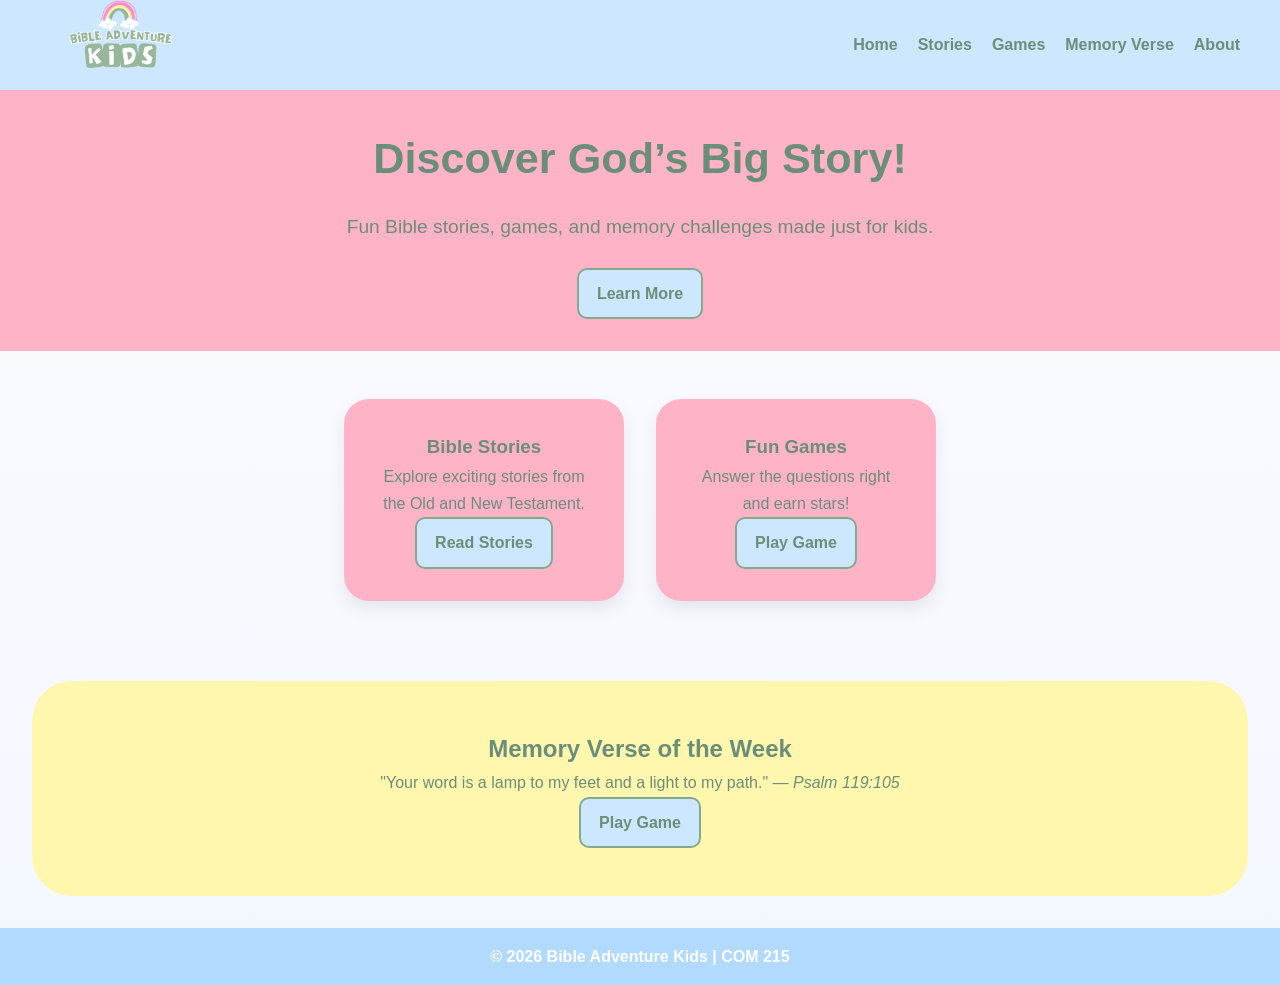
<file: index.html>
<!DOCTYPE html>
<html lang="en">
<head>
    <meta charset="UTF-8">
    <meta name="viewport" content="width=device-width, initial-scale=1.0">
    <title>Bible Adventure Kids</title>

    <!-- CSS -->
    <link rel="stylesheet" href="Design.css">

    <!-- Smooth scrolling -->
    <style>
        html {
            scroll-behavior: smooth;
        }
    </style>
</head>

<body class="home-page">

<!-- HEADER / NAVIGATION -->
<header>
    <nav>
        <div class="logo">
            <div class="logo">
    <img src="Pictures/Bible.png" alt="Bible Adventure Kids Logo">
</div>
        </div>

        <ul class="nav-links">
            <li><a href="index.html">Home</a></li>
            <li><a href="Stories/StoriesHOMEPage.html">Stories</a></li>
            <li><a href="BibleQuizGame/BibleQuizGame.html">Games</a></li>
            <li><a href="MemoryVerse/MemoryVerse.html">Memory Verse</a></li>
            <li><a href="About.html">About</a></li>
        </ul>
    </nav>
</header>

<!-- HERO SECTION -->
<section class="hero">
    <div class="hero-content">
        <h2>Discover God’s Big Story!</h2>
        <p>Fun Bible stories, games, and memory challenges made just for kids.</p>

        <!-- SCROLL BUTTON -->
        <a href="#learn" class="button">Learn More</a>
    </div>
</section>

<!-- FEATURES SECTION (TARGET OF SCROLL) -->
<section class="features" id="learn">

    <article class="feature-card">
        <h3>Bible Stories</h3>
        <p>Explore exciting stories from the Old and New Testament.</p>
        <a href="Stories/StoriesHOMEPage.html" class="button">Read Stories</a>
    </article>

    <article class="feature-card">
        <h3>Fun Games</h3>
        <p>Answer the questions right and earn stars!</p>
        <a href="BibleQuizGame/BibleQuizGame.html" class="button">Play Game</a>
    </article>

</section>

<!-- MEMORY VERSE SECTION -->
<section class="memory-verse">
    <h2>Memory Verse of the Week</h2>

    <blockquote>
        "Your word is a lamp to my feet and a light to my path."
        <cite>— Psalm 119:105</cite>
    </blockquote>

    <a href="MemoryVerse/MemoryVerse.html" class="button">Play Game</a>
</section>

<!-- FOOTER -->
<footer>
    <p>© 2026 Bible Adventure Kids | COM 215</p>
</footer>

</body>
</html>
</file>
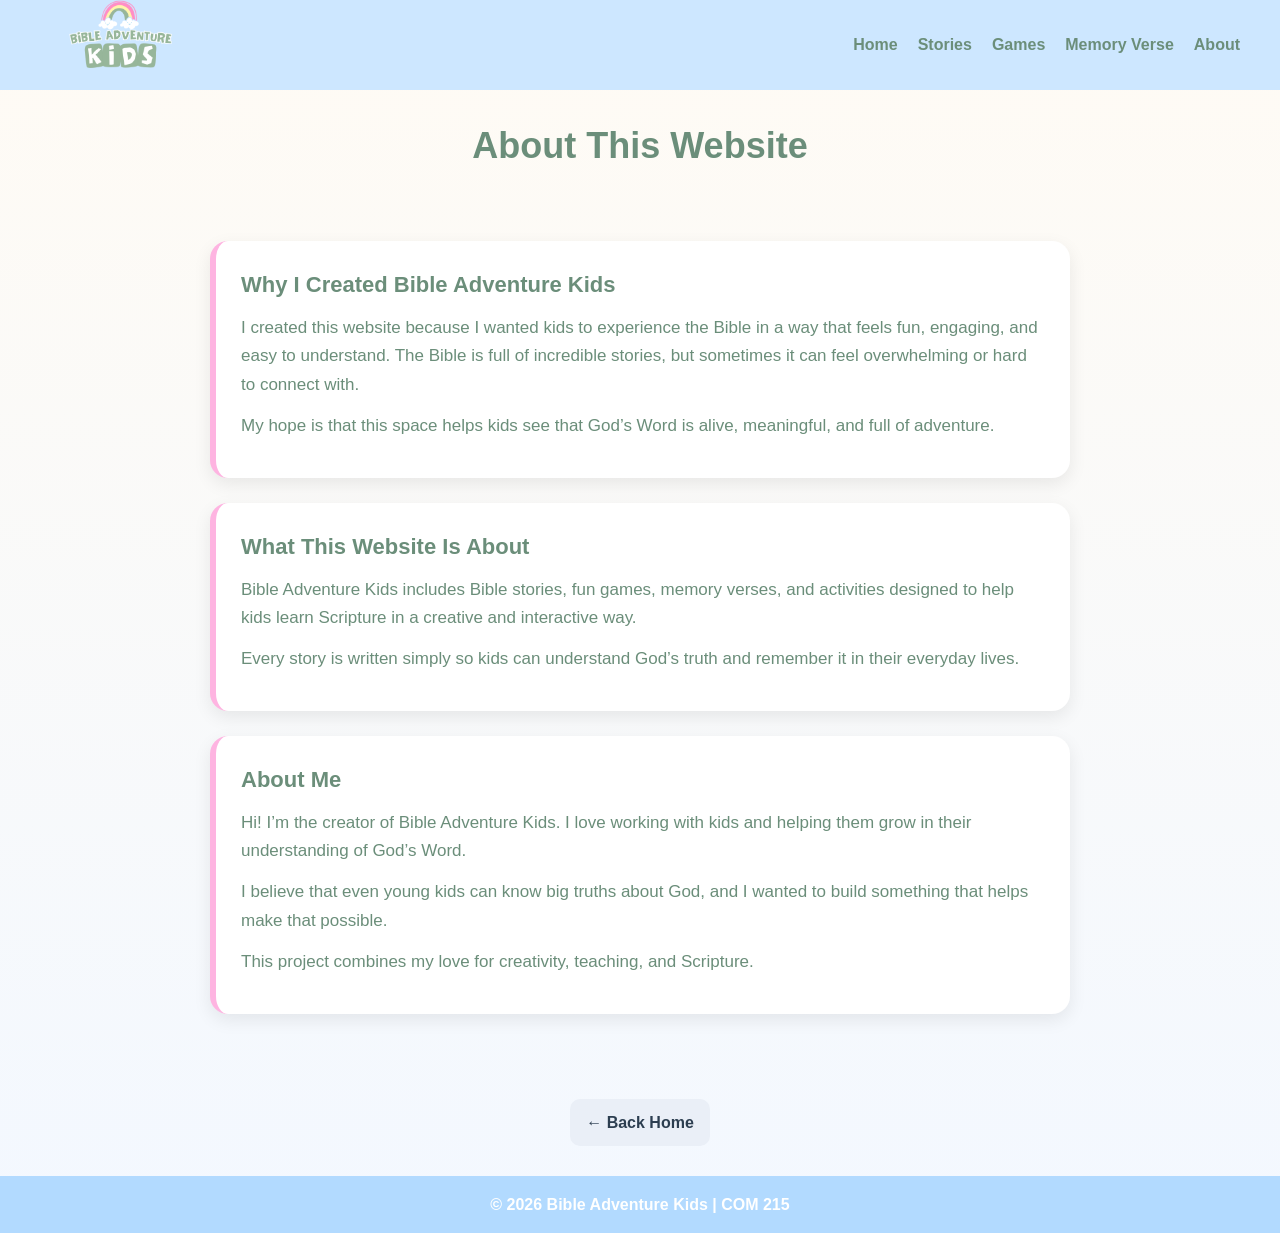
<file: About.html>
<!DOCTYPE html>
<html lang="en">
<head>
    <meta charset="UTF-8">
    <meta name="viewport" content="width=device-width, initial-scale=1.0">
    <title>About | Bible Adventure Kids</title>

    <link rel="stylesheet" href="../Design.css">
</head>

<body class="about-page">

<!-- NAV -->
<header>
    <nav>
            <div class="logo">
    <img src="../Pictures/Bible.png" alt="Bible Adventure Kids Logo">
</div>
        <ul class="nav-links">
            <li><a href="../index">Home</a></li>
            <li><a href="../Stories/StoriesHOMEPage.html">Stories</a></li>
            <li><a href="../BibleQuizGame/BibleQuizGame.html">Games</a></li>
            <li><a href="../MemoryVerse/MemoryVerse.html">Memory Verse</a></li>
            <li><a href="../About.html">About</a></li>
        </ul>
    </nav>
</header>

<!-- TITLE -->
<h1>About This Website</h1>

<!-- INTRO BOX -->
<div class="about-container">

    <div class="about-card">
        <h2>Why I Created Bible Adventure Kids</h2>
        <p>
            I created this website because I wanted kids to experience the Bible in a way that feels fun, engaging, and easy to understand. 
            The Bible is full of incredible stories, but sometimes it can feel overwhelming or hard to connect with. 
        </p>

        <p>
            My hope is that this space helps kids see that God’s Word is alive, meaningful, and full of adventure.
        </p>
    </div>

    <div class="about-card">
        <h2>What This Website Is About</h2>
        <p>
            Bible Adventure Kids includes Bible stories, fun games, memory verses, and activities designed to help kids learn Scripture 
            in a creative and interactive way.
        </p>

        <p>
            Every story is written simply so kids can understand God’s truth and remember it in their everyday lives.
        </p>
    </div>

    <div class="about-card">
        <h2>About Me</h2>
        <p>
            Hi! I’m the creator of Bible Adventure Kids. I love working with kids and helping them grow in their understanding of God’s Word.
        </p>

        <p>
            I believe that even young kids can know big truths about God, and I wanted to build something that helps make that possible.
        </p>

        <p>
            This project combines my love for creativity, teaching, and Scripture.
        </p>
    </div>

</div>

<!-- BACK BUTTON -->
<div class="back-container">
    <a href="../index" class="back-btn">← Back Home</a>
</div>

<!-- FOOTER -->
<footer>
    <p>© 2026 Bible Adventure Kids | COM 215</p>
</footer>

</body>
</html>
</file>
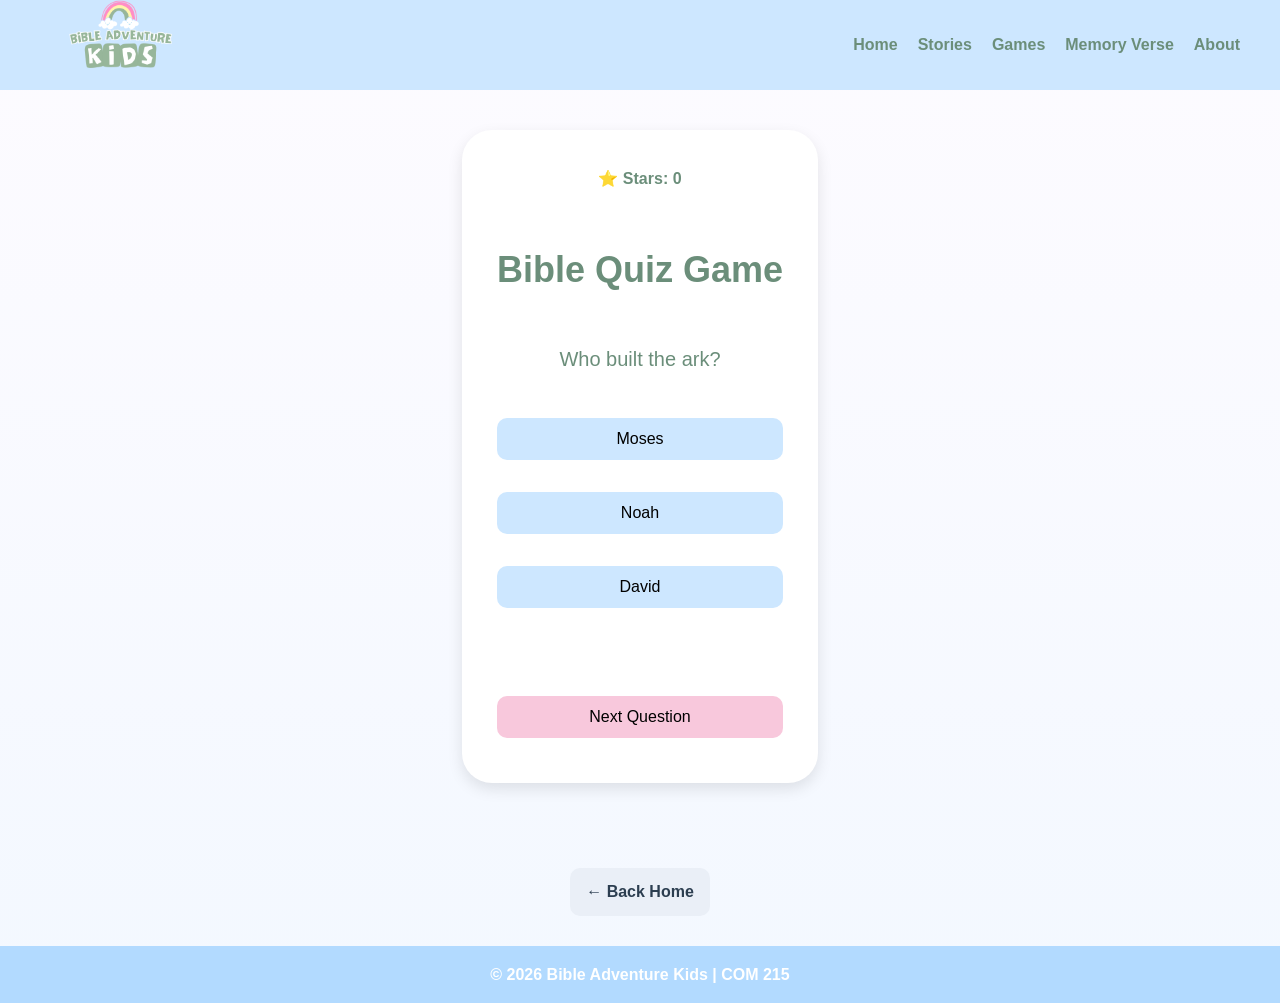
<file: BibleQuizGame/BibleQuizGame.html>
<!DOCTYPE html>
<html lang="en">
<head>
<meta charset="UTF-8">
<meta name="viewport" content="width=device-width, initial-scale=1.0">
<title>Bible Quiz Game</title>

<link rel="stylesheet" href="../Design.css">
</head>

<body class="game-page">

<!-- HEADER / NAVIGATION -->
<header>
    <nav>
            <div class="logo">
    <img src="../Pictures/Bible.png" alt="Bible Adventure Kids Logo">
</div>
        <ul class="nav-links">
            <li><a href="../index.html">Home</a></li>
            <li><a href="../Stories/StoriesHOMEPage.html">Stories</a></li>
            <li><a href="../BibleQuizGame/BibleQuizGame.html">Games</a></li>
            <li><a href="../MemoryVerse/MemoryVerse.html">Memory Verse</a></li>
            <li><a href="../About.html">About</a></li>
        </ul>
    </nav>
</header>

<!-- GAME CONTAINER -->
<div class="game-container">

    <div id="stars">⭐ Stars: 0</div>

    <h1>Bible Quiz Game</h1>

    <div class="question" id="question">Question loads here</div>

    <button class="btn answer-btn" onclick="checkAnswer(0)"></button>
    <button class="btn answer-btn" onclick="checkAnswer(1)"></button>
    <button class="btn answer-btn" onclick="checkAnswer(2)"></button>

    <div class="feedback" id="feedback"></div>

    <button class="btn next-btn" onclick="nextQuestion()">Next Question</button>

</div>
<!--BACK BUTTON -->
<div class="back-container">
    <a href="../index.html" class="back-btn">← Back Home</a>
</div>
<!-- FOOTER -->
<footer>
    <p>© 2026 Bible Adventure Kids | COM 215</p>
</footer>

<script src="../BibleQuizGame/BibleQuizGame.js"></script>
</body>
</html>
</file>
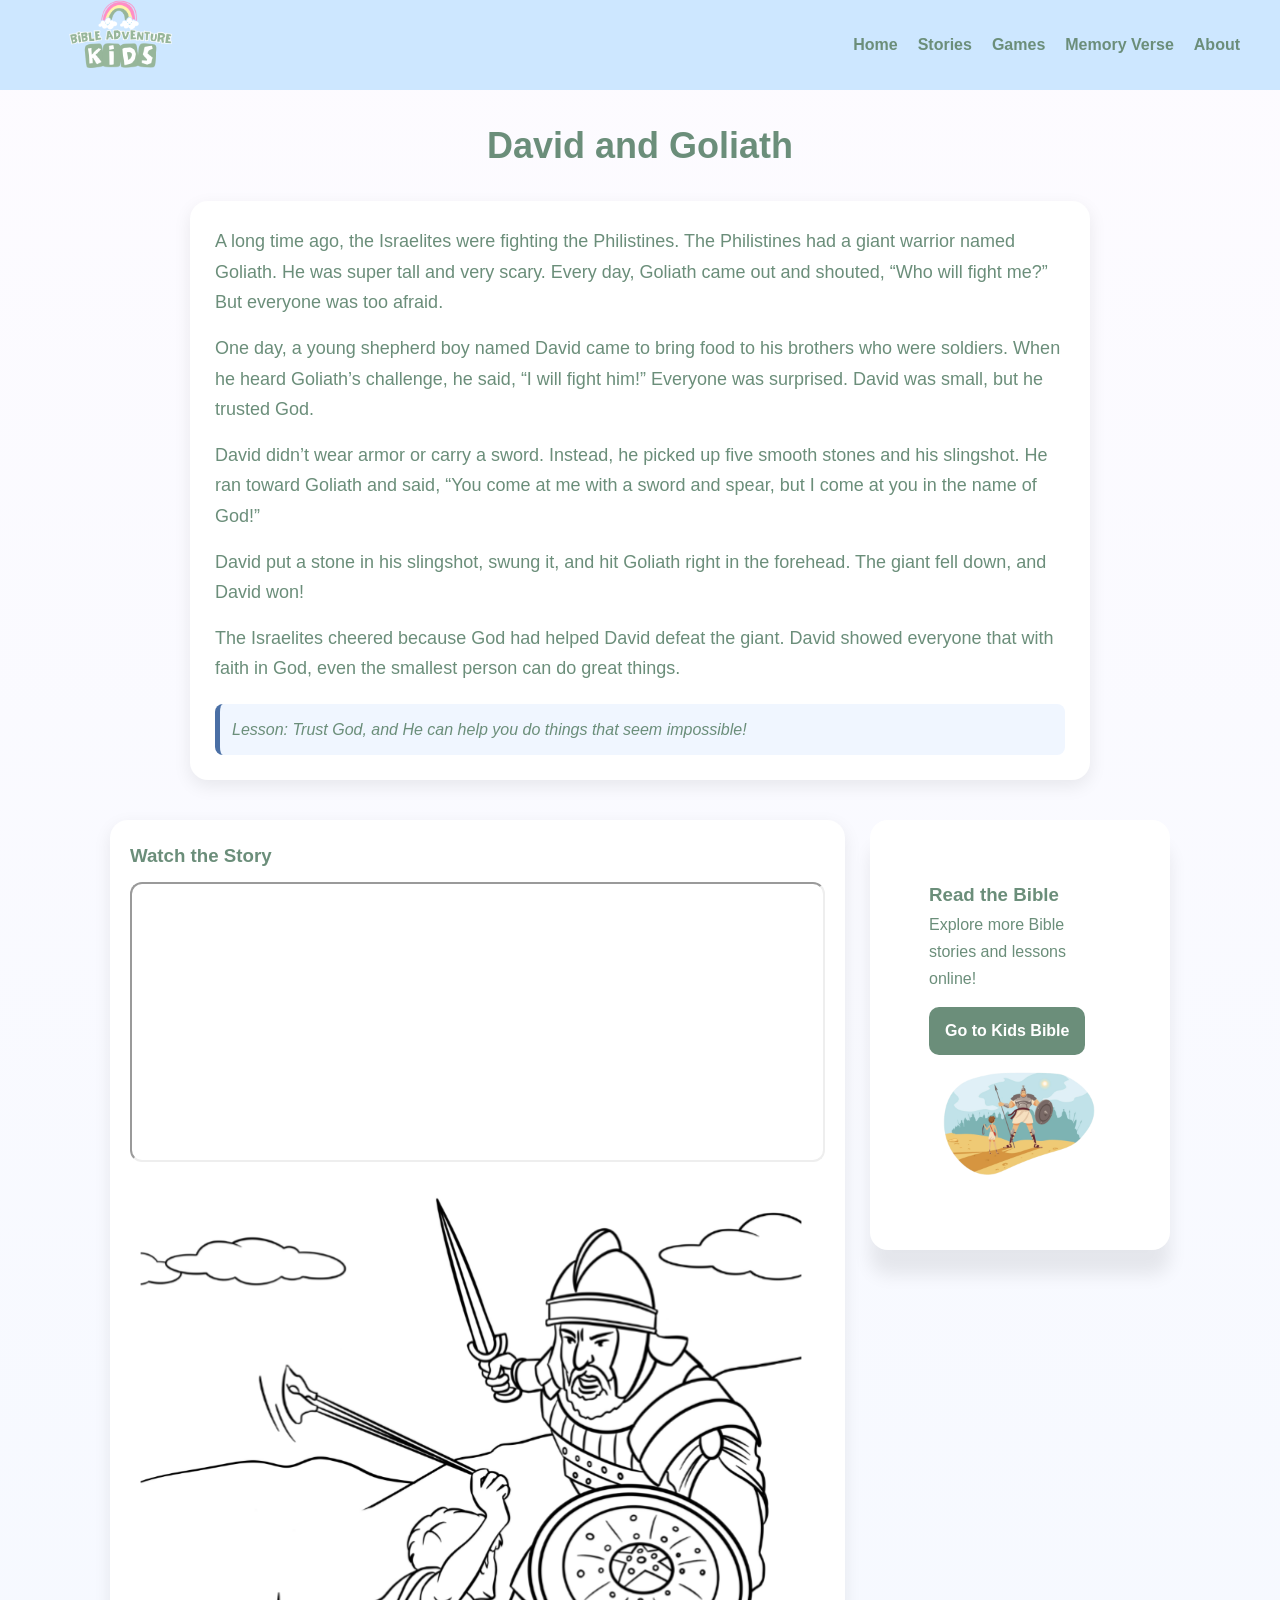
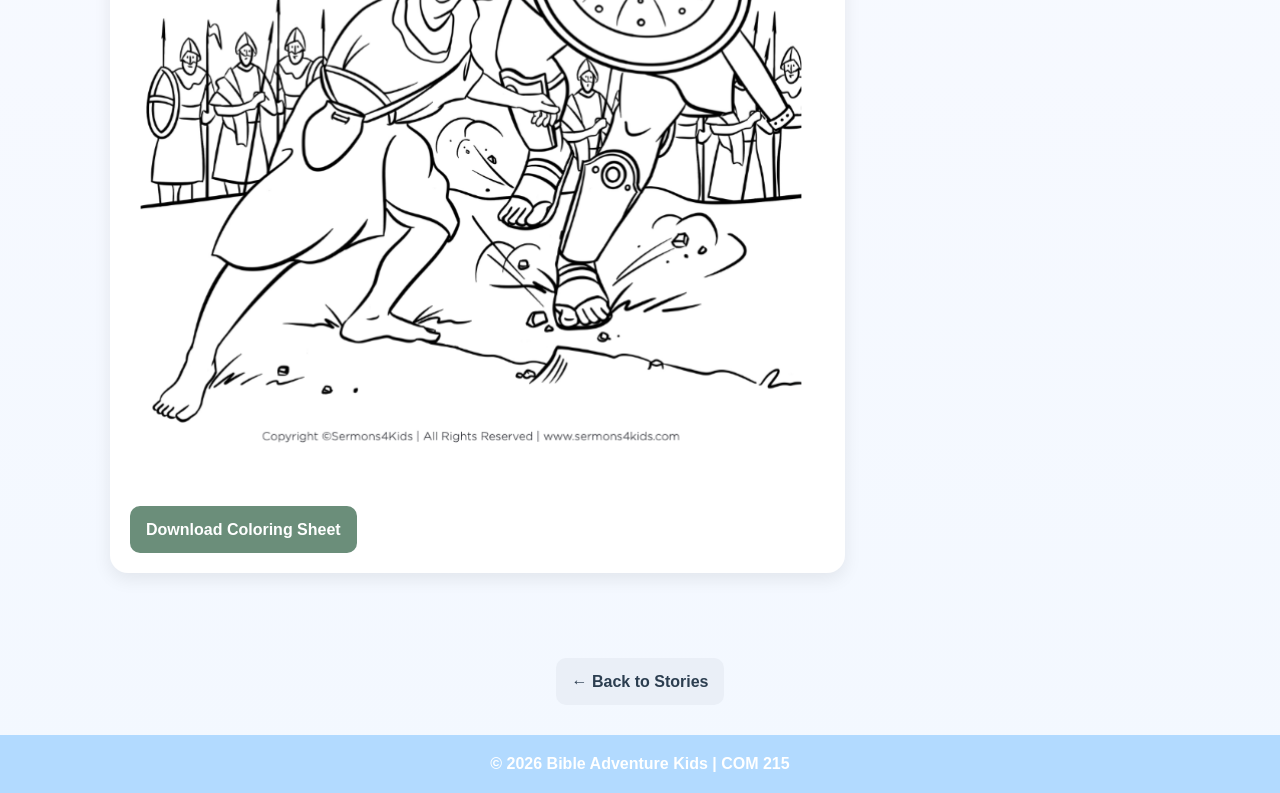
<file: Stories/DavidAndGoliath.html>
<!DOCTYPE html>
<html lang="en">
<head>
    <meta charset="UTF-8">
    <meta name="viewport" content="width=device-width, initial-scale=1.0">
    <title>David and Goliath</title>

    <!-- CSS -->
    <link rel="stylesheet" href="../Design.css">
</head>

<body>

<header>
    <nav>
            <div class="logo">
    <img src="../Pictures/Bible.png" alt="Bible Adventure Kids Logo">
</div>
        <ul class="nav-links">
            <li><a href="../index.html">Home</a></li>
            <li><a href="../Stories/StoriesHOMEPage.html">Stories</a></li>
            <li><a href="../BibleQuizGame/BibleQuizGame.html">Games</a></li>
            <li><a href="../MemoryVerse/MemoryVerse.html">Memory Verse</a></li>
            <li><a href="../About.html">About</a></li>
        </ul>
    </nav>
</header>

<!-- PAGE TITLE -->
<h1>David and Goliath</h1>

<!--STORY CONTENT -->
<div class="story-container">

    <p class="story-text">
        A long time ago, the Israelites were fighting the Philistines. The Philistines had a giant warrior named Goliath. He was super tall and very scary. Every day, Goliath came out and shouted, “Who will fight me?” But everyone was too afraid.
    </p>

    <p class="story-text">
        One day, a young shepherd boy named David came to bring food to his brothers who were soldiers. When he heard Goliath’s challenge, he said, “I will fight him!” Everyone was surprised. David was small, but he trusted God.
    </p>

    <p class="story-text">
        David didn’t wear armor or carry a sword. Instead, he picked up five smooth stones and his slingshot. He ran toward Goliath and said, “You come at me with a sword and spear, but I come at you in the name of God!”
    </p>

    <p class="story-text">
        David put a stone in his slingshot, swung it, and hit Goliath right in the forehead. The giant fell down, and David won!
    </p>

    <p class="story-text">
        The Israelites cheered because God had helped David defeat the giant. David showed everyone that with faith in God, even the smallest person can do great things.
    </p>

    <p class="verse">
        Lesson: Trust God, and He can help you do things that seem impossible!
    </p>

</div>

<!--MAIN CONTENT SECTION-->
<div class="content-row">

    <!-- LEFT SIDE -->
    <div class="main-content">

        <h3>Watch the Story</h3>

        <div class="video-container">
            <iframe 
                src="https://www.youtube.com/embed/QOznv1uhn0M"
                title="David and Goliath Video"
                allowfullscreen>
            </iframe>
        </div>

        <img 
            src="../Pictures/DavidAndGoliathColoring.png"
            alt="David and Goliath Coloring Sheet"
            class="coloring-sheet"
        >

        <a href="../Pictures/DavidAndGoliathColoring.png" download class="download-btn">
            Download Coloring Sheet
        </a>

    </div>

    <!-- RIGHT SIDE -->
    <div class="side-box">

        <h3>Read the Bible</h3>

        <p>Explore more Bible stories and lessons online!</p>

        <a href="https://us-en.superbook.cbn.com/sb_bible" target="_blank" class="bible-btn">
            Go to Kids Bible 
        </a>

        <img 
            src="../Pictures/DavidAndGoliathpic.png"
            alt="David vs Goliath Artwork"
            class="side-image"
        >

    </div>

</div>

<!--BACK BUTTON -->
<div class="back-container">
    <a href="../Stories/StoriesHOMEPage.html" class="back-btn">← Back to Stories</a>
</div>

<!--FOOTER-->
<footer>
    <p>© 2026 Bible Adventure Kids | COM 215</p>
</footer>

</body>
</html>
</file>
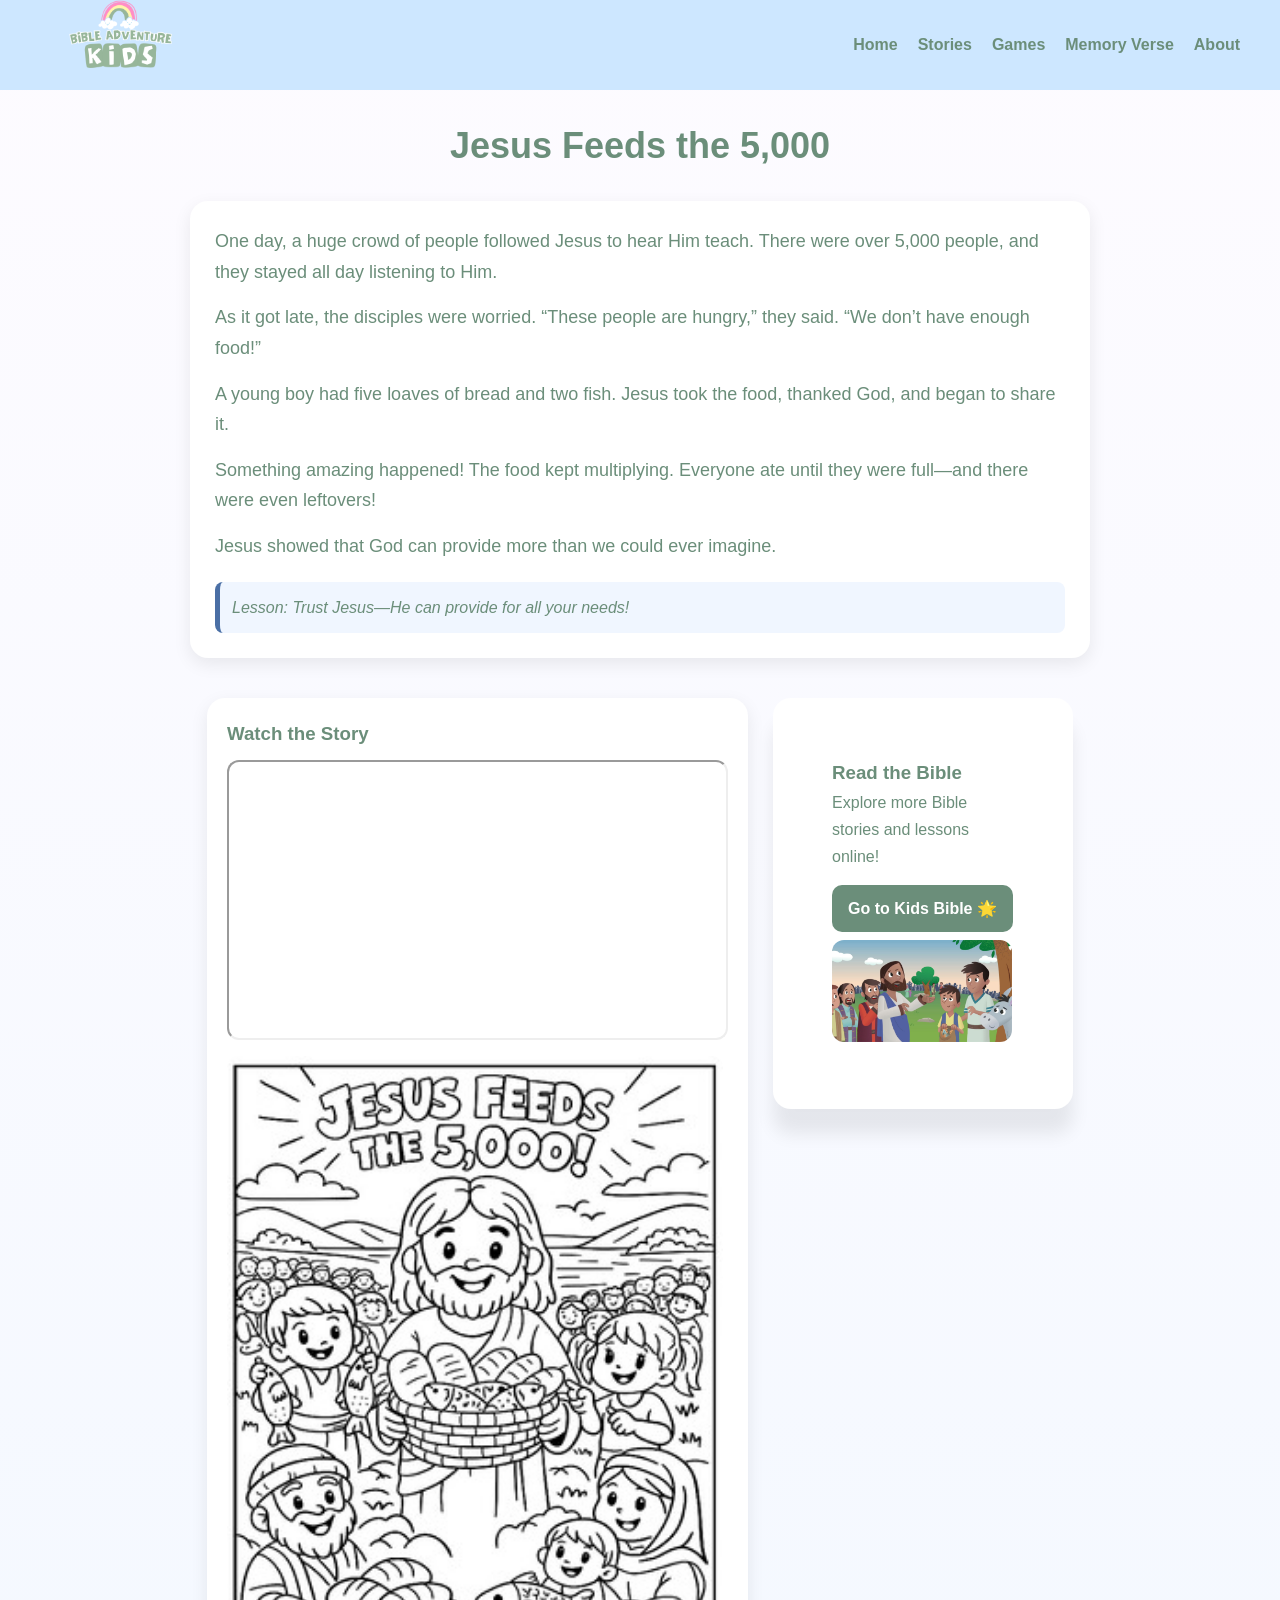
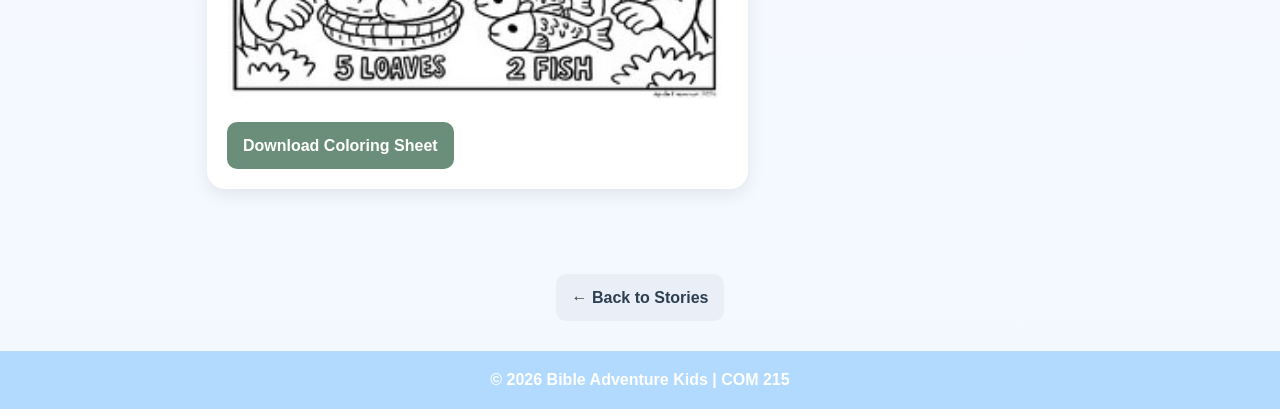
<file: Stories/JesusFeeds5000.html>
<!DOCTYPE html>
<html lang="en">
<head>
    <meta charset="UTF-8">
    <meta name="viewport" content="width=device-width, initial-scale=1.0">
    <title>Jesus Feeds the 5,000</title>

    <!-- CSS -->
    <link rel="stylesheet" href="../Design.css">
</head>

<body>

<!-- HEADER / NAVIGATION -->
<header>
    <nav>
            <div class="logo">
    <img src="../Pictures/Bible.png" alt="Bible Adventure Kids Logo">
</div>
        <ul class="nav-links">
            <li><a href="../index.html">Home</a></li>
            <li><a href="../Stories/StoriesHOMEPage.html">Stories</a></li>
            <li><a href="../BibleQuizGame/BibleQuizGame.html">Games</a></li>
            <li><a href="../MemoryVerse/MemoryVerse.html">Memory Verse</a></li>
            <li><a href="../About.html">About</a></li>
        </ul>
    </nav>
</header>

<!-- PAGE TITLE-->
<h1>Jesus Feeds the 5,000</h1>

<!--STORY CONTENT -->
<div class="story-container">

    <p class="story-text">
        One day, a huge crowd of people followed Jesus to hear Him teach. There were over 5,000 people, and they stayed all day listening to Him.
    </p>

    <p class="story-text">
        As it got late, the disciples were worried. “These people are hungry,” they said. “We don’t have enough food!”
    </p>

    <p class="story-text">
        A young boy had five loaves of bread and two fish. Jesus took the food, thanked God, and began to share it.
    </p>

    <p class="story-text">
        Something amazing happened! The food kept multiplying. Everyone ate until they were full—and there were even leftovers!
    </p>

    <p class="story-text">
        Jesus showed that God can provide more than we could ever imagine.
    </p>

    <p class="verse">
        Lesson: Trust Jesus—He can provide for all your needs!
    </p>

</div>

<!--MAIN CONTENT SECTION -->
<div class="content-row">

    <!-- LEFT SIDE -->
    <div class="main-content">

        <h3>Watch the Story</h3>

        <div class="video-container">
            <iframe 
                src="https://www.youtube.com/embed/B1iCj8CJTD4"
                title="Jesus Feeds the 5000 Video"
                allowfullscreen>
            </iframe>
        </div>

        <img 
            src="../Pictures/JesusFeeds5000Coloring.jpg"
            alt="Jesus Feeding the 5000 Coloring Sheet"
            class="coloring-sheet"
        >

        <a href="../Pictures/JesusFeeds5000Coloring.jpg" download class="download-btn">
            Download Coloring Sheet
        </a>

    </div>

    <!-- RIGHT SIDE -->
    <div class="side-box">

        <h3>Read the Bible</h3>

        <p>Explore more Bible stories and lessons online!</p>

        <a href="https://us-en.superbook.cbn.com/sb_bible" target="_blank" class="bible-btn">
            Go to Kids Bible 🌟
        </a>

        <img 
            src="../Pictures/JesusFeeds5000PIC.jpg"
            alt="Jesus Feeding the 5000 Artwork"
            class="side-image"
        >

    </div>

</div>

<!--BACK BUTTON -->
<div class="back-container">
    <a href="../Stories/StoriesHOMEPage.html" class="back-btn">← Back to Stories</a>
</div>

<!--FOOTER -->
<footer>
    <p>© 2026 Bible Adventure Kids | COM 215</p>
</footer>

</body>
</html>
</file>
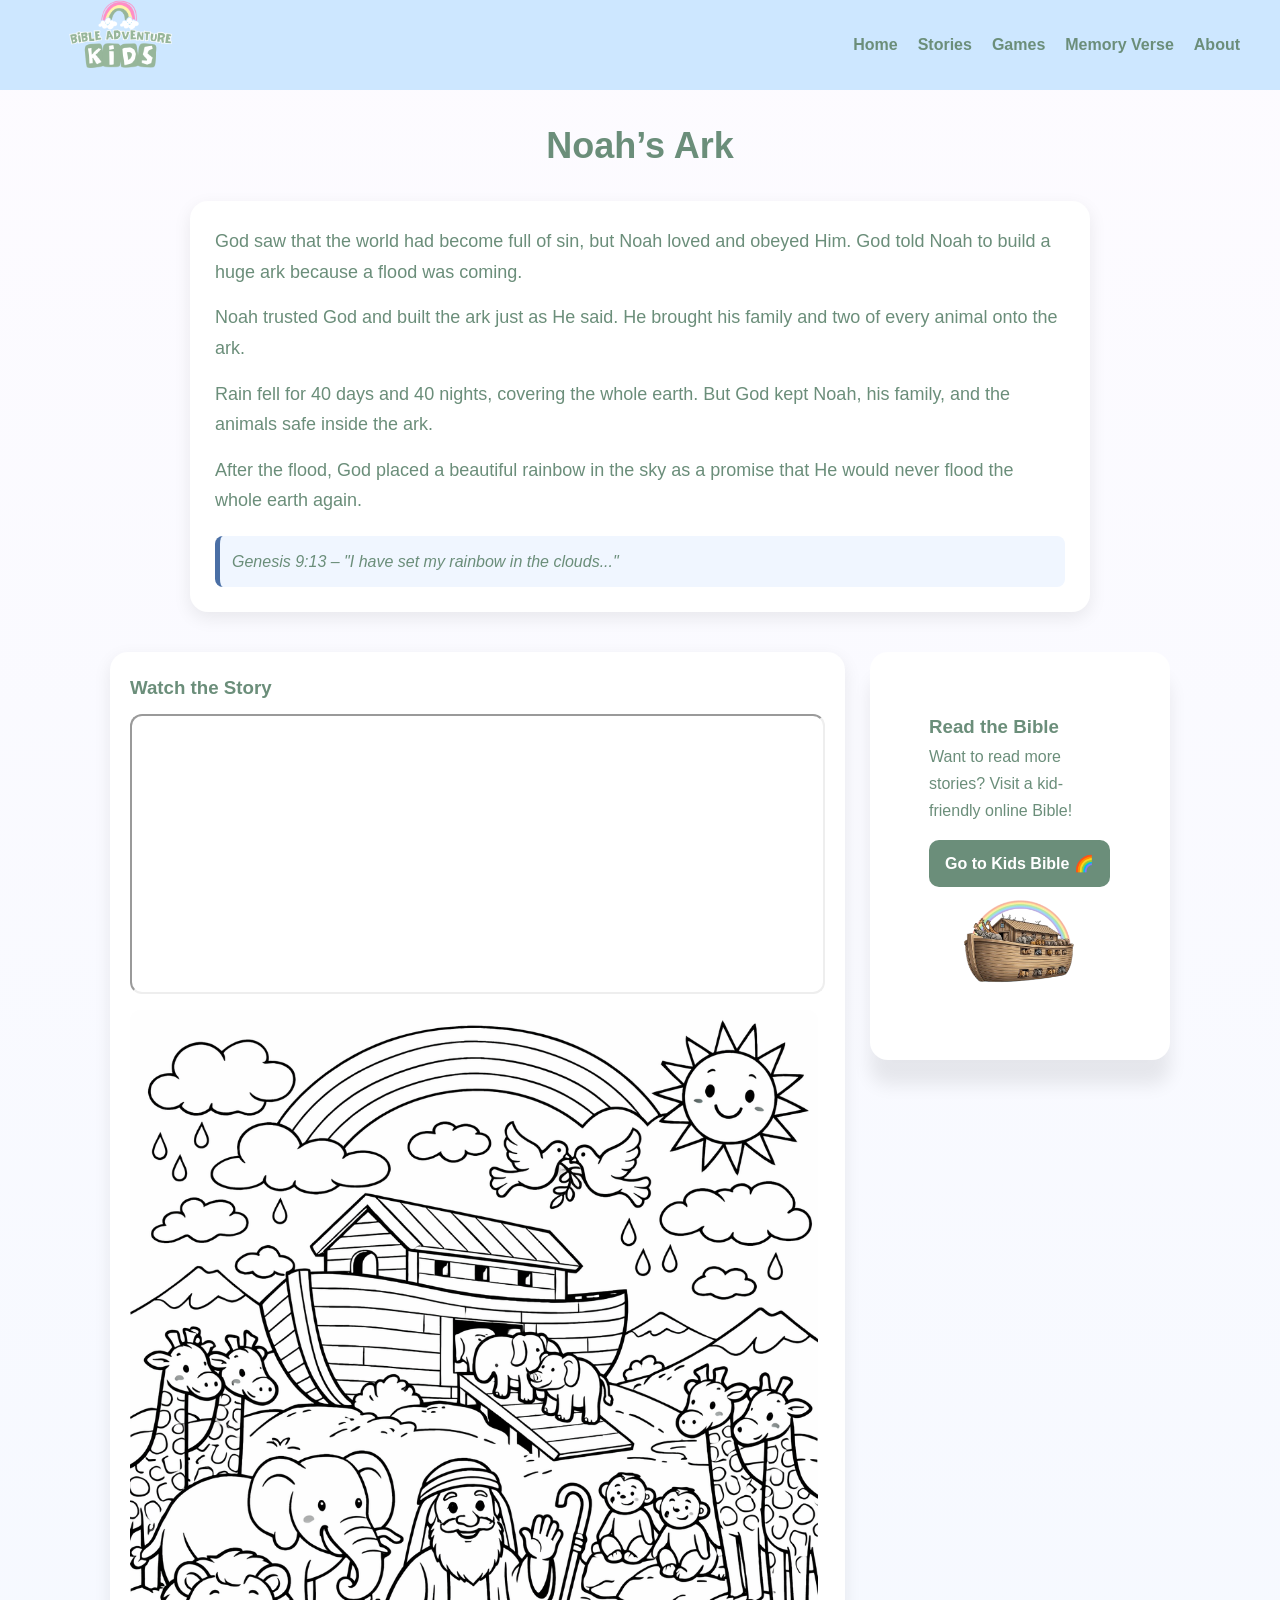
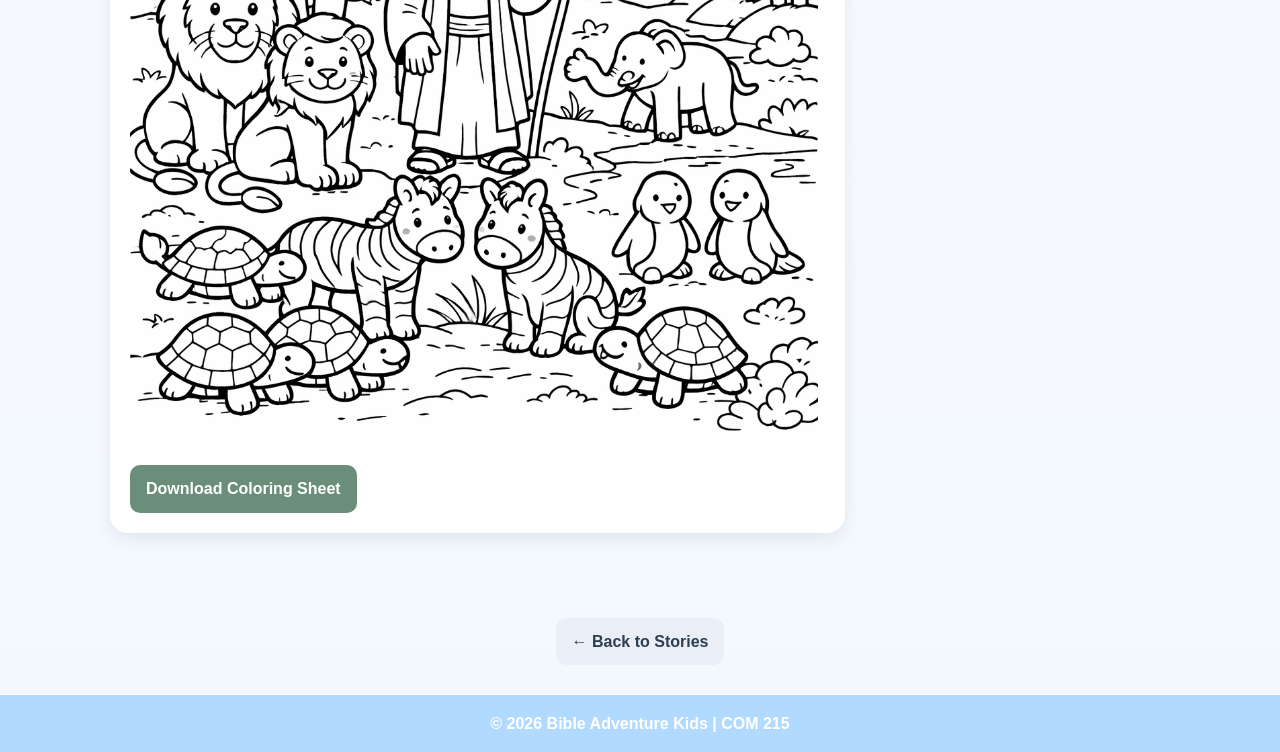
<file: Stories/Noah’sArk.html>
<!DOCTYPE html>
<html lang="en">
<head>
    <meta charset="UTF-8">
    <meta name="viewport" content="width=device-width, initial-scale=1.0">
    <title>Noah’s Ark</title>

    <!-- CSS -->
    <link rel="stylesheet" href="../Design.css">
</head>

<body class="story-Noah'sArk">

<!--HEADER / NAVIGATION -->
<header>

        <nav>
            <div class="logo">
    <img src="../Pictures/Bible.png" alt="Bible Adventure Kids Logo">
</div>
        <ul class="nav-links">
            <li><a href="../index.html">Home</a></li>
            <li><a href="../Stories/StoriesHOMEPage.html">Stories</a></li>
            <li><a href="../BibleQuizGame/BibleQuizGame.html">Games</a></li>
            <li><a href="../MemoryVerse/MemoryVerse.html">Memory Verse</a></li>
            <li><a href="../About.html">About</a></li>
        </ul>
    </nav>
</header>

<!--PAGE TITLE -->
<h1>Noah’s Ark</h1>

<!--STORY TEXT -->
<div class="story-container">

    <p class="story-text">
        God saw that the world had become full of sin, but Noah loved and obeyed Him.
        God told Noah to build a huge ark because a flood was coming.
    </p>

    <p class="story-text">
        Noah trusted God and built the ark just as He said.
        He brought his family and two of every animal onto the ark.
    </p>

    <p class="story-text">
        Rain fell for 40 days and 40 nights, covering the whole earth.
        But God kept Noah, his family, and the animals safe inside the ark.
    </p>

    <p class="story-text">
        After the flood, God placed a beautiful rainbow in the sky as a promise
        that He would never flood the whole earth again.
    </p>

    <p class="verse">
        Genesis 9:13 – "I have set my rainbow in the clouds..."
    </p>

</div>

<!--MAIN CONTENT SECTION -->
<div class="content-row">

    <!-- LEFT SIDE -->
    <div class="main-content">

        <h3>Watch the Story</h3>

        <div class="video-container">
            <iframe 
                src="https://www.youtube.com/embed/VA6MZ613K7Y"
                title="Noah's Ark Video"
                allowfullscreen>
            </iframe>
        </div>

        <img 
            src="../Pictures/noahsArkColoring.png"
            alt="Noah's Ark Coloring Sheet"
            class="coloring-sheet"
        >

        <a href="../Pictures/noahsArkColoring.png" download class="download-btn">
            Download Coloring Sheet
        </a>

    </div>

    <!-- RIGHT SIDE -->
    <div class="side-box">

        <h3>Read the Bible</h3>

        <p>Want to read more stories? Visit a kid-friendly online Bible!</p>

        <a href="https://us-en.superbook.cbn.com/sb_bible" target="_blank" class="bible-btn">
            Go to Kids Bible 🌈
        </a>

        <img 
            src="../Pictures/NoahsArkFINALPIC.png"
            alt="Noah's Ark Rainbow"
            class="side-image"
        >

    </div>

</div>

<!--BACK BUTTON -->
<div class="back-container">
    <a href="../Stories/StoriesHOMEPage.html" class="back-btn">← Back to Stories</a>
</div>

<!--FOOTER-->
<footer>
    <p>© 2026 Bible Adventure Kids | COM 215</p>
</footer>

</body>
</html>
</file>
<file: Design.css>
/*  BASE STYLES */
* {
    box-sizing: border-box;
    margin: 0;
    padding: 0;
}

html, body {
    margin: 0;
    padding: 0;
}

body {
    font-family: 'Trebuchet MS', sans-serif;
    background: linear-gradient(to bottom, #FDFBFF, #F3F8FF);
    color: #6b8e7a;
    line-height: 1.7;

    display: flex;
    flex-direction: column;
    min-height: 100vh;
    overflow-x: hidden;
}

header, footer {
    width: 100%;
    margin: 0;
}

/*BUTTONS */
.button {
    display: inline-block;
    width: fit-content;
    padding: 10px 18px;
    background-color: #CDE7FF;
    color: #6b8e7a;
    text-decoration: none;
    border-radius: 10px;
    font-weight: bold;
    border: 2px solid #83a98e;
    transition: 0.2s ease;
}

a.download-btn:hover,
a.bible-btn:hover {
    background: #8db8a0 !important;
    transform: scale(1.05);
    transition: 0.3s ease;
}
.btn {
    display: block;
    width: 100%;
    margin: 10px 0;
    padding: 12px;
    border: none;
    border-radius: 10px;
    background: #CDE7FF;
    font-size: 16px;
    cursor: pointer;
    transition: 0.3s ease;
}

.btn:hover {
    background: #a8d5ba;
    transform: scale(1.03);
}

/* HEADER + NAV */
header {
    background-color: #CDE7FF;
    height: 90px;
    padding: 0 40px;
}

nav {
    height: 100%;
    display: flex;
    justify-content: space-between;
    align-items: center;
}

.logo {
    display: flex;
    align-items: center;
}

.logo img {
    height: 165px;     
    width: auto;
    object-fit: contain;
}

.nav-links {
    list-style: none;
    display: flex;
    gap: 20px;
    align-items: center;
}

.nav-links a {
    text-decoration: none;
    color: #6b8e7a;
    font-weight: bold;
}

.nav-links a:hover {
    color: #93b196;
}

/* GAME PAGE */
.game-container {
    max-width: 500px;
    margin: 40px auto;
    background: white;
    padding: 35px;
    border-radius: 30px;
    box-shadow: 0 6px 15px rgba(0,0,0,0.1);
    text-align: center;
}

.game-container h1 {
    color: #6b8e7a;
    margin-bottom: 10px;
}

#stars {
    margin-bottom: 10px;
    font-weight: bold;
}

.question {
    font-size: 20px;
    margin: 20px 0;
}

.feedback {
    margin-top: 15px;
    font-weight: bold;
    font-size: 18px;
}

.next-btn {
    margin-top: 15px;
    background: #f8c8dc;
}

/* STORIES PAGE */
.stories-page .page-hero,
.stories-page .story-container {
    padding-left: 20px;
    padding-right: 20px;
}

.stories-page h1 {
    margin-bottom: 3px;
}

.stories-page p {
    margin-bottom: 29px;
}

.stories-page .story-container {
    display: flex;
    flex-wrap: wrap;
    gap: 70px;
    justify-content: center;
    margin-top: -16px;
}

.stories-page .story-card {
    background: #f8c8dc;
    border: 3px solid #a2bfa5;
    border-radius: 27px;
    width: 597px;
    padding: 20px;
    text-align: center;
    box-shadow: 4px 4px 15px rgba(0,0,0,0.1);
    transition: 0.3s ease;
}

.stories-page h2 {
    text-align: center;
    color: #6b8e7a;
}

.page-hero {
    text-align: center;
    padding: 40px 20px;
    color: #6b8e7a;
}

.stories-page .story-card:hover {
    transform: translateY(-5px);
}

.stories-page a {
    display: inline-block;
    margin-top: 10px;
    color: #6b8e7a;
    font-weight: bold;
    text-decoration: none;
}

.stories-page a:hover {
    text-decoration: underline;
}

/* Memory GAME */
.verse-container {
    max-width: 550px;
    margin: 60px auto;
    background: white;
    padding: 35px;
    border-radius: 25px;
    box-shadow: 0 8px 20px rgba(0,0,0,0.08);
    text-align: center;

    display: flex;
    flex-direction: column;
    gap: 15px;

    border: 3px solid #CDE7FF;
}
.game-container {
    max-width: 500px;
    margin: 40px auto;
    background: white;
    padding: 35px;
    border-radius: 30px;
    box-shadow: 0 6px 15px rgba(0,0,0,0.1);
    text-align: center;

    display: flex;
    flex-direction: column;
    gap: 12px;
}
/* Title */
.verse-container h1 {
    font-size: 28px;
    color: #6b8e7a;
}

/* Instructions */
.verse-container h2 {
    font-size: 18px;
    color: #93b196;
    font-weight: normal;
}

/* Verse text */
.verse-text {
    font-size: 22px;
    background: #F0F6FF;
    padding: 15px;
    border-radius: 12px;
    margin: 10px 0;
    line-height: 1.6;
    border-left: 5px solid #ffb3c6;
}

/* Input */
#verse-input {
    padding: 12px;
    border-radius: 10px;
    border: 2px solid #CDE7FF;
    font-size: 16px;
    text-align: center;
}

#verse-input:focus {
    border-color: #8db8a0;
    outline: none;
}

/* Feedback */
.feedback {
    font-size: 18px;
    font-weight: bold;
    min-height: 24px;
}
/* HOME PAGE */
.home-page .hero {
    background-color: #ffb3c6;
    text-align: center;
    padding: 2rem 2rem;
}

.home-page .hero h2 {
    font-size: 2.7rem;
    margin-bottom: 1rem;
}

.home-page .hero p {
    font-size: 1.2rem;
    margin-bottom: 1.5rem;
}

.home-page .features {
    display: flex;
    justify-content: center;
    gap: 2rem;
    padding: 3rem 2rem;
    flex-wrap: wrap;
}

.home-page .feature-card {
    padding: 2rem;
    border-radius: 25px;
    width: 280px;
    text-align: center;
    box-shadow: 0 8px 18px rgba(0,0,0,0.08);
    transition: 0.3s ease;
}

.home-page .feature-card:nth-child(1) { background-color: #ffb3c6; }
.home-page .feature-card:nth-child(2) { background-color: #ffb3c6; }
.home-page .feature-card:nth-child(3) { background-color: #C7F9CC; }

.home-page .feature-card:hover {
    transform: translateY(-10px);
}

.home-page .memory-verse {
    background-color: #FFF7AE;
    text-align: center;
    padding: 3rem 2rem;
    border-radius: 40px;
    margin: 2rem;
}

/* STORY PAGE */
h1 {
    text-align: center;
    margin: 25px 0;
    font-size: 36px;
    color: #6b8e7a;
}

.story-container {
    max-width: 900px;
    margin: 0 auto;
    padding: 25px;
    background: #ffffff;
    border-radius: 18px;
    box-shadow: 0 6px 18px rgba(0,0,0,0.08);
}

.story-text {
    margin-bottom: 15px;
    font-size: 18px;
}

.verse {
    margin-top: 20px;
    padding: 12px;
    background: #F0F6FF;
    border-left: 5px solid #4A6FA5;
    font-style: italic;
    border-radius: 8px;
}

.content-row {
    display: flex;
    gap: 25px;
    max-width: 1100px;
    margin: 40px auto;
    padding: 0 20px;
}

.main-content {
    flex: 2;
    background: white;
    padding: 20px;
    border-radius: 18px;
    box-shadow: 0 6px 18px rgba(0,0,0,0.08);
}

.side-box {
    max-width: 300px;
    background: white;
    padding: 59px;
    border-radius: 18px;
    box-shadow: 0 25px 18px rgba(0,0,0,0.08);
    flex: 0.8;
    align-self: flex-start;
}


.video-container iframe {
    width: 100%;
    height: 280px;
    border-radius: 12px;
    margin-top: 10px;
}

.coloring-sheet,
.side-image {
    width: 99%;
    border-radius: 12px;
    margin-top: 8px;
}

.download-btn,
.bible-btn,
.back-btn {
    display: inline-block;
    margin-top: 15px;
    padding: 10px 16px;
    border-radius: 10px;
    text-decoration: none;
    font-weight: bold;
    text-align: center;
}

.download-btn,
.bible-btn {
    background: #6b8e7a;
    color: white;
}

.back-container {
    text-align: center;
    margin: 30px 0;
}

.back-btn {
    background: #EAEFF7;
    color: #2C3E50;
}

/* ABOUT PAGE */
.about-page {
    background: linear-gradient(to bottom, #fffbf4, #F3F8FF);
}

.about-container {
    max-width: 900px;
    margin: 40px auto;
    padding: 0 20px;
    display: flex;
    flex-direction: column;
    gap: 25px;
}

.about-card {
    background: white;
    padding: 25px;
    border-radius: 18px;
    box-shadow: 0 6px 18px rgba(0,0,0,0.08);
    line-height: 1.7;
    border-left: 6px solid #feb4e1;
}

.about-card h2 {
    color: #6b8e7a;
    margin-bottom: 10px;
    font-size: 22px;
}

.about-card p {
    margin-bottom: 12px;
    font-size: 17px;
}

/* FOOTER */
footer {
    background-color: #b2daff;
    text-align: center;
    padding: 15px;
    color: #fff;
    font-weight: bold;
    margin-top: auto;
}
</file>
